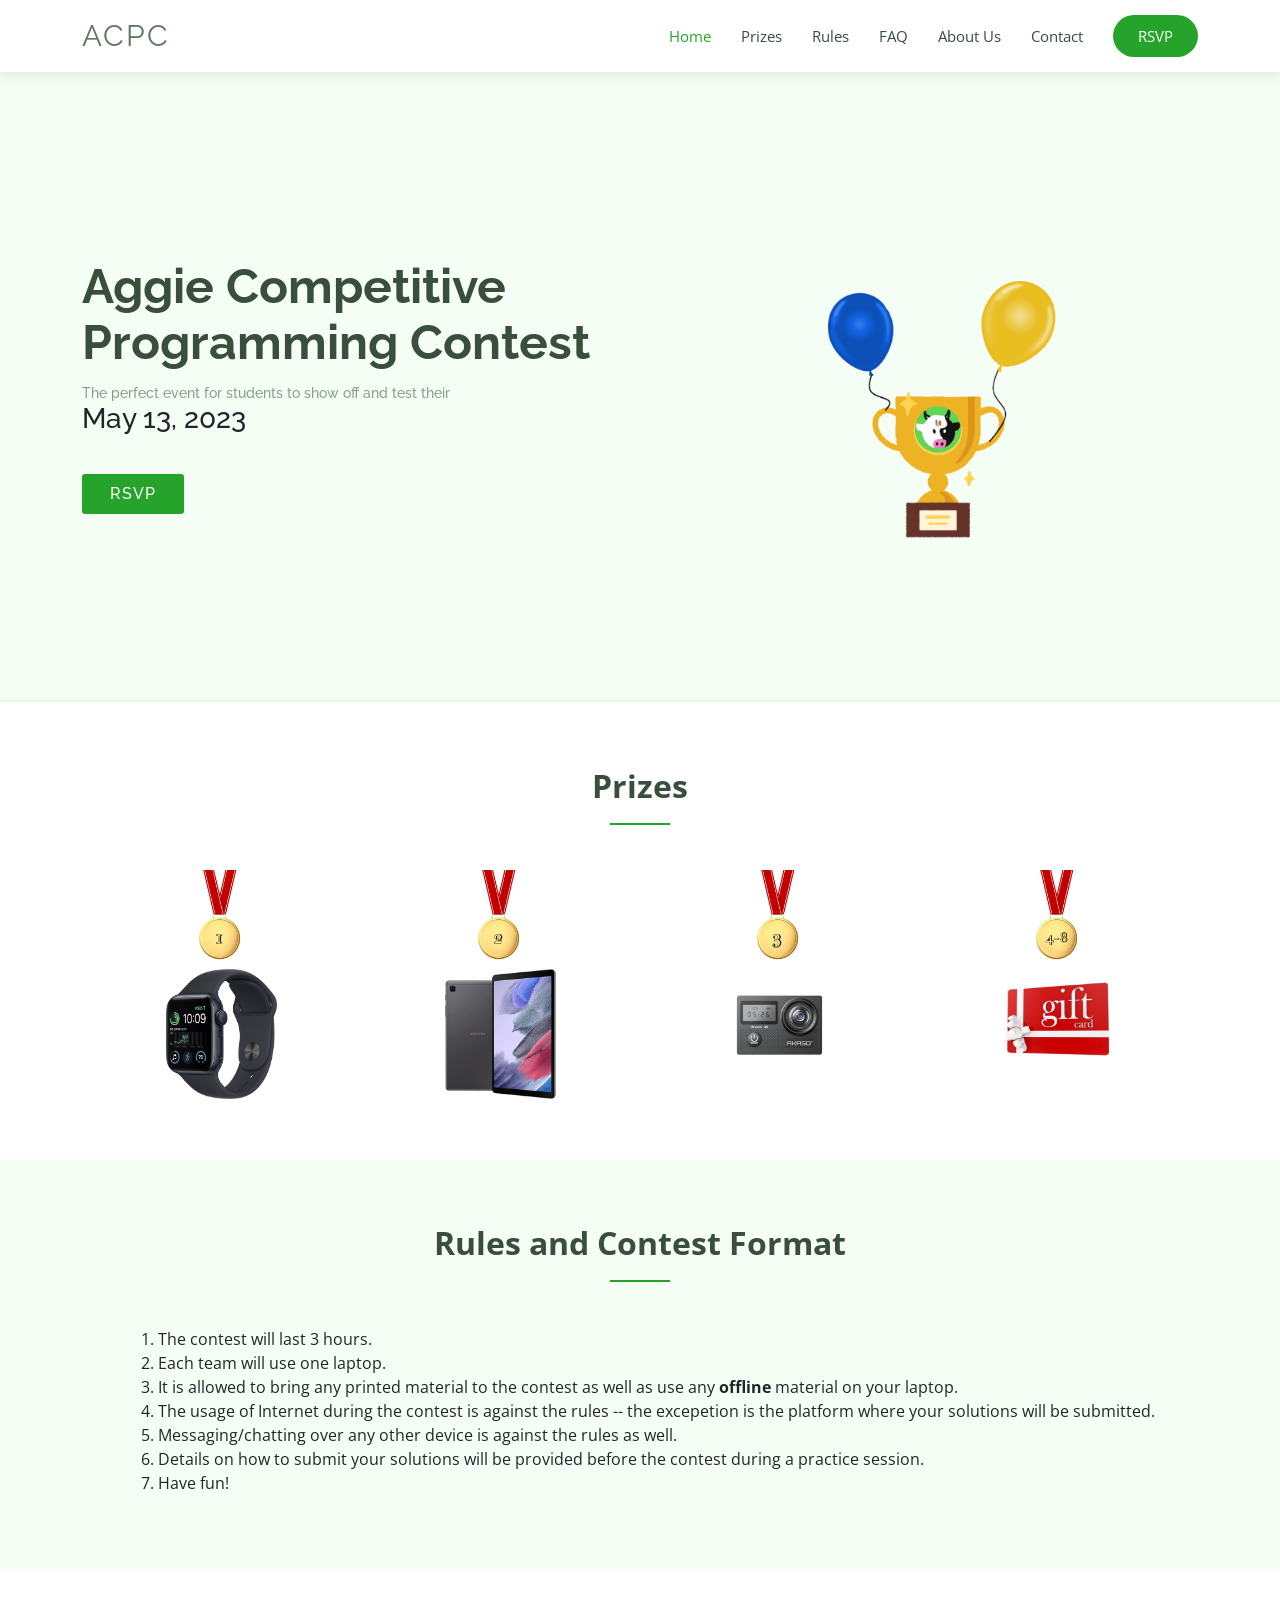
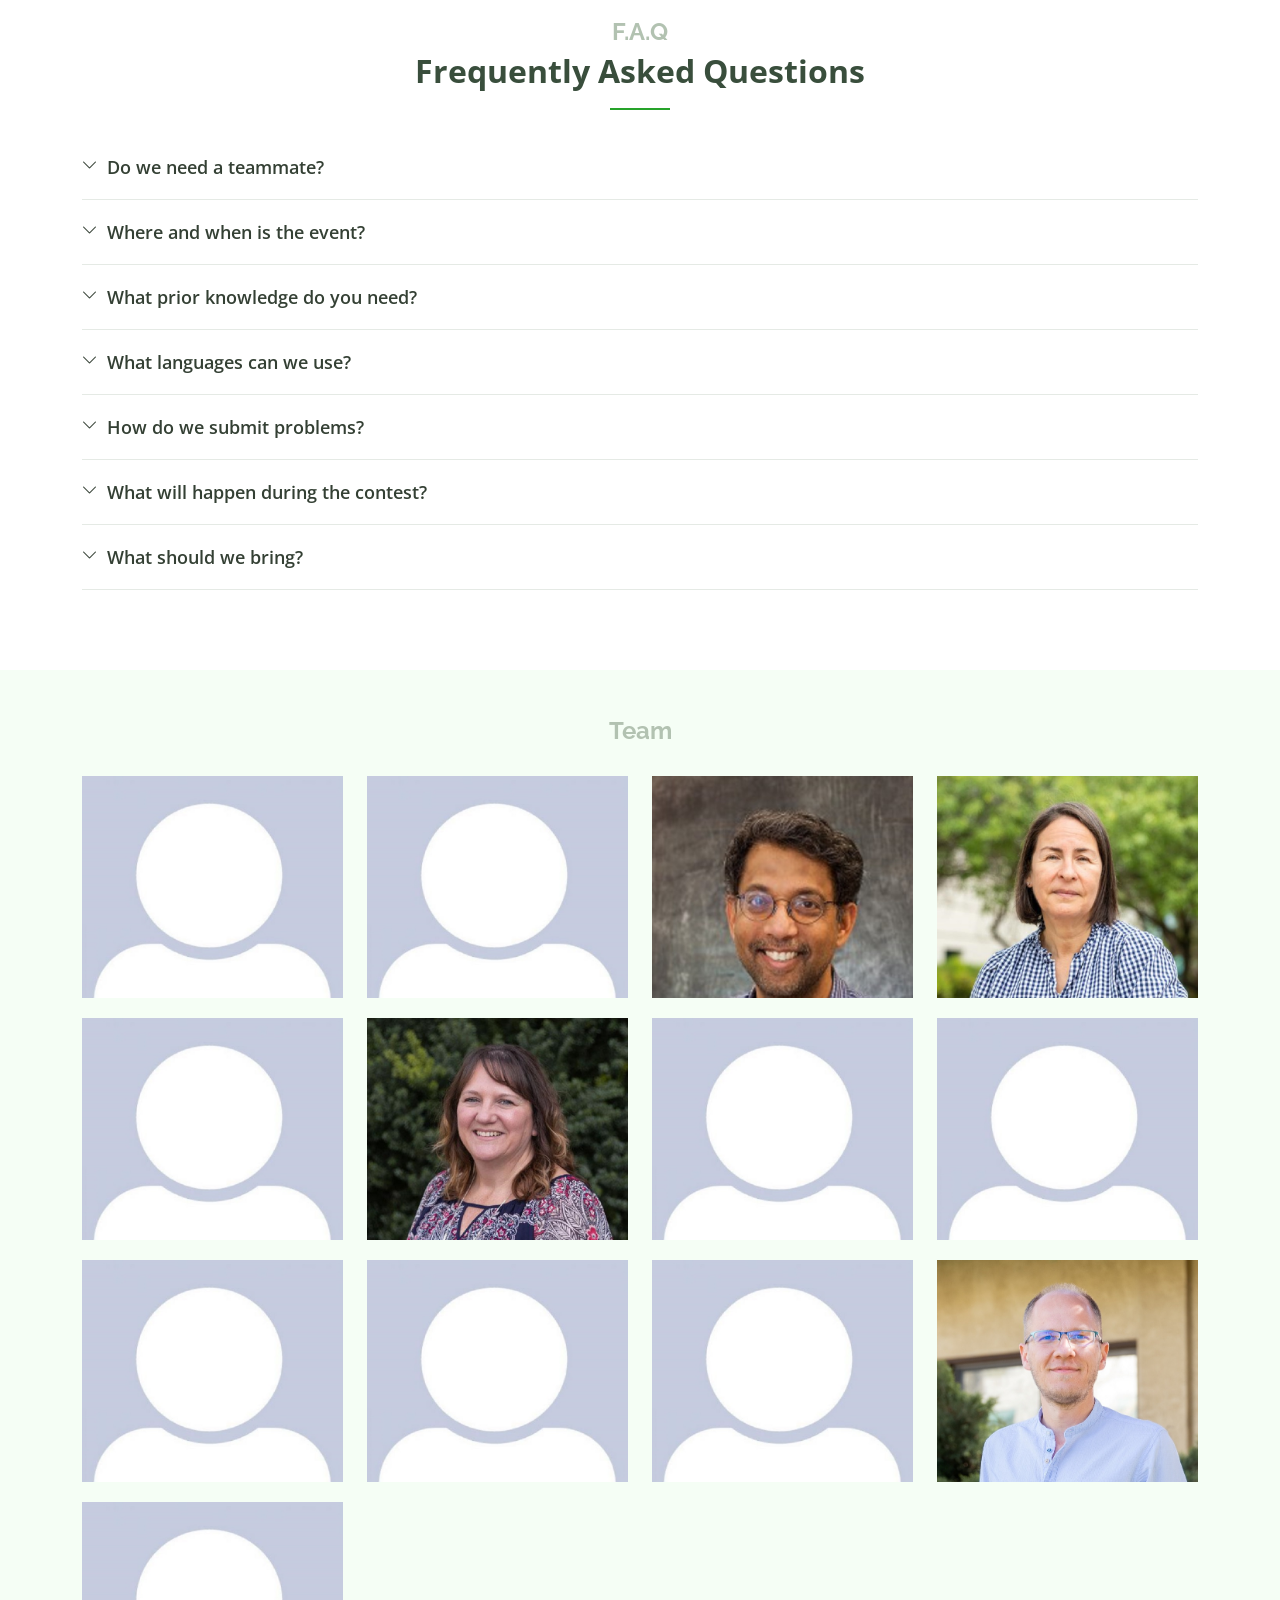
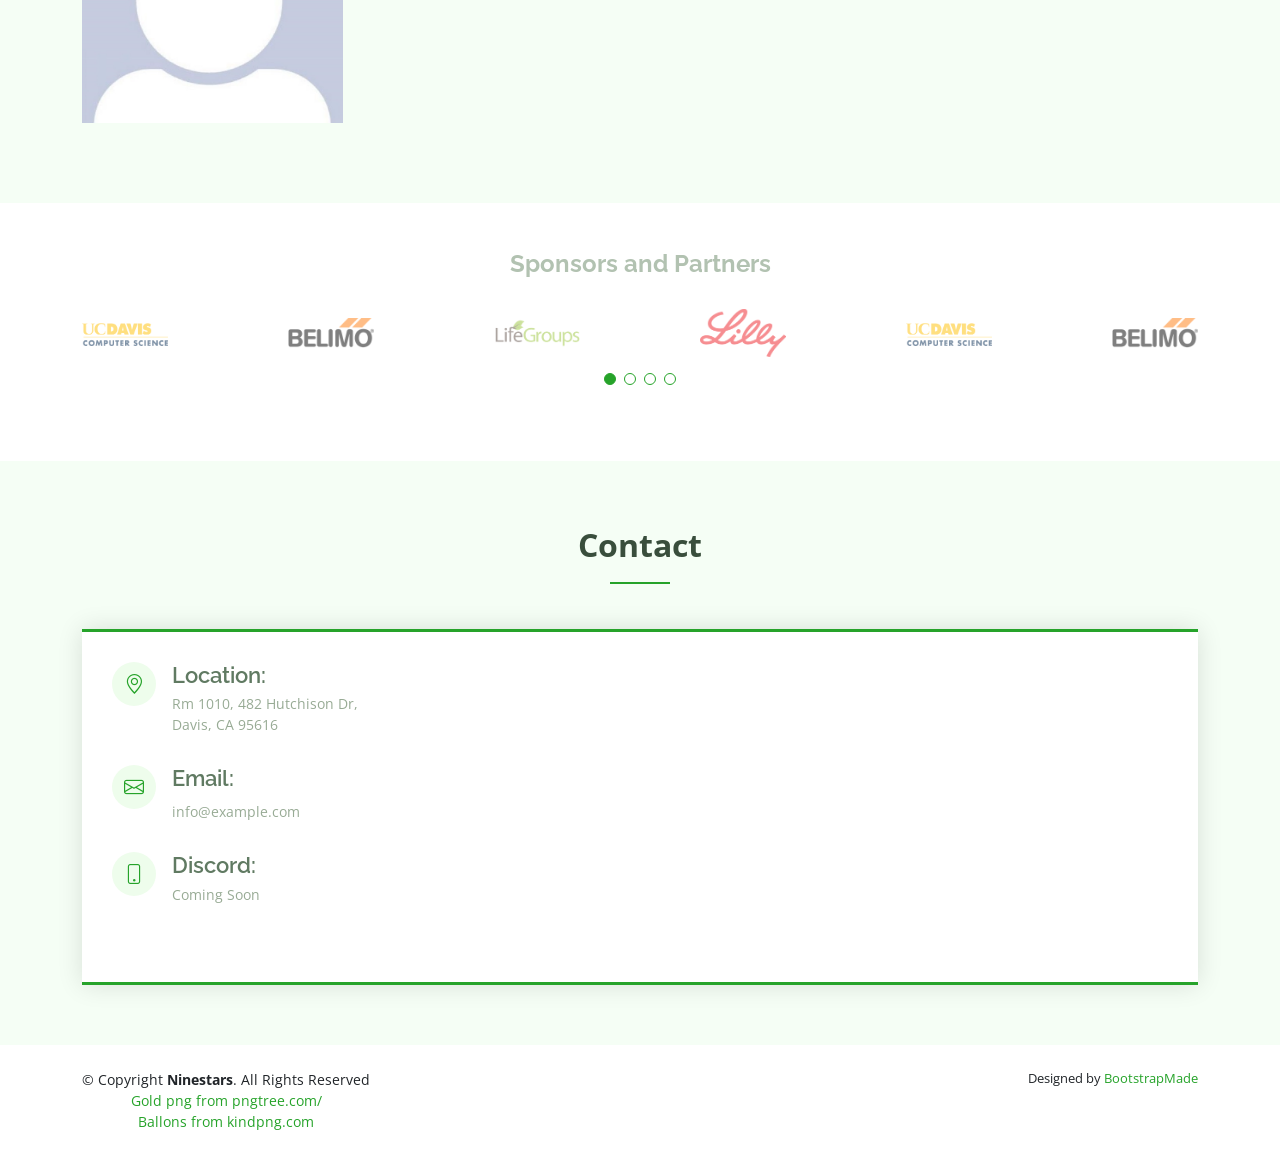
<file: index-old.html>
<!DOCTYPE html>
<html lang="en">

<head>
  <meta charset="utf-8">
  <meta content="width=device-width, initial-scale=1.0" name="viewport">

  <title>ACPC</title>
  <meta content="" name="description">
  <meta content="" name="keywords">

  <!-- Favicons -->
  <link href="assets/img/ICPC_UCD.png" rel="icon">
  <link href="assets/img/ICPC_UCD.png" rel="apple-touch-icon">

  <!-- Google Fonts -->
  <link href="https://fonts.googleapis.com/css?family=Open+Sans:300,300i,400,400i,600,600i,700,700i|Raleway:300,300i,400,400i,600,600i,700,700i" rel="stylesheet">

  <!-- Vendor CSS Files -->
  <link href="assets/vendor/aos/aos.css" rel="stylesheet">
  <link href="assets/vendor/bootstrap/css/bootstrap.min.css" rel="stylesheet">
  <link href="assets/vendor/bootstrap-icons/bootstrap-icons.css" rel="stylesheet">
  <link href="assets/vendor/boxicons/css/boxicons.min.css" rel="stylesheet">
  <link href="assets/vendor/glightbox/css/glightbox.min.css" rel="stylesheet">
  <link href="assets/vendor/swiper/swiper-bundle.min.css" rel="stylesheet">

  <!-- Template Main CSS File -->
  <link href="assets/css/style.css" rel="stylesheet">

  <!-- =======================================================
  * Template Name: Ninestars
  * Updated: Mar 10 2023 with Bootstrap v5.2.3
  * Template URL: https://bootstrapmade.com/ninestars-free-bootstrap-3-theme-for-creative/
  * Author: BootstrapMade.com
  * License: https://bootstrapmade.com/license/
  ======================================================== -->
</head>

<body>

  <!-- ======= Header ======= -->
  <header id="header" class="fixed-top d-flex align-items-center">
    <div class="container d-flex align-items-center justify-content-between">

      <div class="logo">
        <h1 class="text-light"><a href="index.html"><span>ACPC</span></a></h1>
        <!-- Uncomment below if you prefer to use an image logo -->
        <!-- <a href="index.html"><img src="assets/img/ICPC_UCD.png" alt="" class="img-fluid"></a> -->
      </div>

      <nav id="navbar" class="navbar">
        <ul>
          <li><a class="nav-link scrollto active" href="#hero">Home</a></li>
          <li><a class="nav-link scrollto" href="#about">Prizes</a></li>
          <li><a class="nav-link scrollto" href="#rules">Rules</a></li> <!-- Change the link -->
          <!-- <li><a class="nav-link scrollto" href="#portfolio">Portfolio</a></li> -->
          <li><a class="nav-link scrollto" href="#faq">FAQ</a></li>
          <li><a class="nav-link scrollto" href="#team">About Us</a></li>
          <li><a class="nav-link scrollto" href="#contact">Contact</a></li>
          <li><a class="getstarted scrollto" href="https://docs.google.com/forms/d/e/1FAIpQLSeXEJZh_RV_rAS8_VIW1EKl495Akp7-dbduu-EfXGWbcd90sw/viewform">RSVP</a></li>
        </ul>
        <i class="bi bi-list mobile-nav-toggle"></i>
      </nav><!-- .navbar -->

    </div>
  </header><!-- End Header -->

  <!-- ======= Hero Section ======= -->
  <section id="hero" class="d-flex align-items-center">

    <div class="container">
      <div class="row gy-4">
        <div class="col-lg-6 order-2 order-lg-1 d-flex flex-column justify-content-center">
          <h1>Aggie Competitive Programming Contest</h1>
          <h2 id="event-description">The perfect event for students to show off and test their          <h3>May 13, 2023</h3>
          <div>
            <a href="https://docs.google.com/forms/d/e/1FAIpQLSeXEJZh_RV_rAS8_VIW1EKl495Akp7-dbduu-EfXGWbcd90sw/viewform" class="btn-get-started scrollto">RSVP</a>
          </div>
        </div>
        <div class="col-lg-6 order-1 order-lg-2 hero-img">
          <img src="assets/img/main-photo/trophy-with-balloons.png" class="img-fluid animated" alt="">
        </div>
      </div>
    </div>

  </section><!-- End Hero -->

  <main id="main">

    <!-- ======= About Section ======= -->
    <section id="about" class="about">
      <div class="container">

        <div class="">
          <!-- <div class="col-lg-5 d-flex align-items-center justify-content-center about-img">
            <img src="assets/img/about-img.svg" class="img-fluid" alt="" data-aos="zoom-in">
          </div> -->
          <!-- <div class="col-lg-6 pt-5 pt-lg-0"> -->
            <div class="section-title">
                <p data-aos="fade-up">Prizes</p>
            </div>
            <!-- <p data-aos="fade-up" data-aos-delay="100">
              Lorem ipsum dolor sit amet, consectetur adipiscing elit, sed do eiusmod tempor incididunt ut labore et dolore magna aliqua. Duis aute irure dolor in reprehenderit
            </p> -->
            <div class="prizes" data-aos="fade-up" data-aos-delay="100">
                <div class="prize">
                    <img src="assets/img/medals/first-medal.png" class="img-fluid img-medal" alt="" data-aos="zoom-in">
                    <img src="assets/img/prizes/first-prize.jpg" class="img-fluid img-prize" alt="" data-aos="zoom-in">
                </div>
                <div class="prize">
                    <img src="assets/img/medals/second-medal.png" class="img-fluid img-medal" alt="" data-aos="zoom-in">
                    <img src="assets/img/prizes/second-prize.jpg" class="img-fluid img-prize" alt="" data-aos="zoom-in">
                </div>
                <div class="prize">
                    <img src="assets/img/medals/third-medal.png" class="img-fluid img-medal" alt="" data-aos="zoom-in">
                    <img src="assets/img/prizes/third-prize.png" class="img-fluid img-prize" alt="" data-aos="zoom-in">
                </div>
                <div class="prize">
                    <img src="assets/img/medals/fourth-medal.png" class="img-fluid img-medal" alt="" data-aos="zoom-in">
                    <img src="assets/img/prizes/fourth-to-eight-prize.jpg" class="img-fluid img-prize" alt="" data-aos="zoom-in">
                </div>
            </div>
            <!-- <div class="row">
              <div class="col-md-6" data-aos="fade-up" data-aos-delay="100">
                <i class="bx bx-receipt"></i>
                <h4>Corporis voluptates sit</h4>
                <p>Consequuntur sunt aut quasi enim aliquam quae harum pariatur laboris nisi ut aliquip</p>
              </div>
              <div class="col-md-6" data-aos="fade-up" data-aos-delay="200">
                <i class="bx bx-cube-alt"></i>
                <h4>Ullamco laboris nisi</h4>
                <p>Excepteur sint occaecat cupidatat non proident, sunt in culpa qui officia deserunt</p>
              </div>
            </div>
          </div> -->
        </div>

      </div>
    </section><!-- End About Section -->

    <!-- ====== Rules Section ====== -->
    <section id="rules" class="rules section-bg">
        <div class="container">
            <div class="contest-rules">
                <div class="section-title">
                    <p data-aos="fade-up">Rules and Contest Format</p>
                </div>
                <ol data-aos="fade-up">
					<li>The contest will last 3 hours.</li>
					<li>Each team will use one laptop.</li>
					<li>It is allowed to bring any printed material to the contest as well as use any <b>offline</b> material on your laptop.</li>
					<li>The usage of Internet during the contest is against the rules -- the excepetion is the platform where your solutions will be submitted.</li>
					<li>Messaging/chatting over any other device is against the rules as well.</li>
					<li>Details on how to submit your solutions will be provided before the contest during a practice session.</li>
                    <li>Have fun!</li>
                </ol>
            </div>
        </div>
    </section>

    <!-- ======= F.A.Q Section ======= -->
    <section id="faq" class="faq">
      <div class="container" data-aos="fade-up">

        <div class="section-title">
          <h2>F.A.Q</h2>
          <p>Frequently Asked Questions</p>
        </div>

        <ul class="faq-list" data-aos="fade-up" data-aos-delay="100">

          <li>
            <div data-bs-toggle="collapse" class="collapsed question" href="#faq1">Do we need a teammate? <i class="bi bi-chevron-down icon-show"></i><i class="bi bi-chevron-up icon-close"></i></div>
            <div id="faq1" class="collapse" data-bs-parent=".faq-list">
              <p>
                No, it is not necessary. You can work alone or in groups of two. However, space will be prioritized for people who already have a teammate. When registering, you have the option to have us pair you with a teammate.
              </p>
            </div>
          </li>

          <li>
            <div data-bs-toggle="collapse" href="#faq2" class="collapsed question">Where and when is the event? <i class="bi bi-chevron-down icon-show"></i><i class="bi bi-chevron-up icon-close"></i></div>
            <div id="faq2" class="collapse" data-bs-parent=".faq-list">
              <p>
                The event will take place on <date>May 13</date> from 10 am to 4 pm.
              </p>
            </div>
          </li>

          <li>
            <div data-bs-toggle="collapse" href="#faq3" class="collapsed question">What prior knowledge do you need? <i class="bi bi-chevron-down icon-show"></i><i class="bi bi-chevron-up icon-close"></i></div>
            <div id="faq3" class="collapse" data-bs-parent=".faq-list">
              <p>
                None is necessary! We recommend having basic programming knowledge. 
              </p>
            </div>
          </li>

          <li>
            <div data-bs-toggle="collapse" href="#faq4" class="collapsed question">What languages can we use?<i class="bi bi-chevron-down icon-show"></i><i class="bi bi-chevron-up icon-close"></i></div>
            <div id="faq4" class="collapse" data-bs-parent=".faq-list">
              <p>
                Java, C++, C, Python, and much more! See here for more information: https://codeforces.com/blog/entry/79.
              </p>
            </div>
          </li>

          <li>
            <div data-bs-toggle="collapse" href="#faq5" class="collapsed question">How do we submit problems? <i class="bi bi-chevron-down icon-show"></i><i class="bi bi-chevron-up icon-close"></i></div>
            <div id="faq5" class="collapse" data-bs-parent=".faq-list">
              <p>
                In the beginning of the event, we will have about 30 minutes for everyone to practice and submit one problem to gain familiarity with Codeforces.
              </p>
            </div>
          </li>

          <li>
            <div data-bs-toggle="collapse" href="#faq6" class="collapsed question">What will happen during the contest? <i class="bi bi-chevron-down icon-show"></i><i class="bi bi-chevron-up icon-close"></i></div>
            <div id="faq6" class="collapse" data-bs-parent=".faq-list">
              <p>
                All details about the contest will be provided during the first 30 minutes of the event.
              </p>
            </div>
          </li>

          <li>
            <div data-bs-toggle="collapse" href="#faq7" class="collapsed question">What should we bring? <i class="bi bi-chevron-down icon-show"></i><i class="bi bi-chevron-up icon-close"></i></div>
            <div id="faq7" class="collapse" data-bs-parent=".faq-list">
              <p>
                Each team will have to bring one laptop. Please bring a charger. You may bring a notebook, notes, pens, and pencils. We will provide the problems printed out.
              </p>
            </div>
          </li>

        </ul>

      </div>
    </section><!-- End F.A.Q Section -->

    <!-- ======= Team Section ======= -->
    <section id="team" class="team section-bg">
      <div class="container">

        <div class="section-title" data-aos="fade-up">
          <h2>Team</h2>
          <!-- <p>Our team is always here to help</p> -->
        </div>

        <div class="row profiles">

          <div class="col-xl-3 col-lg-4 col-md-6" data-aos="zoom-in" data-aos-delay="100">
            <div class="member">
              <img src="assets/img/team/avatar.jpg" class="img-fluid img-team" alt="">
              <div class="member-info">
                <div class="member-info-content">
                  <h4>Cammie Pugh</h4>
                  <!-- <span>Product Manager</span> -->
                </div>
                <div class="social">
					<a href="https://cs.ucdavis.edu/directory/gabriella-sanchez-fuerte">@</i></a>
                </div>
              </div>
            </div>
          </div>
		  
		  <div class="col-xl-3 col-lg-4 col-md-6" data-aos="zoom-in" data-aos-delay="100">
            <div class="member">
              <img src="assets/img/team/avatar.jpg" class="img-fluid img-team" alt="">
              <div class="member-info">
                <div class="member-info-content">
                  <h4>David Lee</h4>
                  <!-- <span>Product Manager</span> -->
                </div>
                <div class="social">
					<a href="https://cs.ucdavis.edu/directory/noreen-johnson">@</i></a>
                </div>
              </div>
            </div>
          </div>


          <div class="col-xl-3 col-lg-4 col-md-6" data-aos="zoom-in" data-aos-delay="100">
            <div class="member">
              <img src="assets/img/team/dipak.jpg" class="img-fluid img-team" alt="">
              <div class="member-info">
                <div class="member-info-content">
                  <h4>Dipak Ghosal</h4>
                  <!-- <span>Product Manager</span> -->
                </div>
                <div class="social">
					<a href="https://faculty.engineering.ucdavis.edu/ghosal/">@</i></a>
                </div>
              </div>
            </div>
          </div>


          <div class="col-xl-3 col-lg-4 col-md-6" data-aos="zoom-in" data-aos-delay="200">
            <div class="member">
              <img src="assets/img/team/jenny.jpg" class="img-fluid img-team" alt="">
              <div class="member-info">
                <div class="member-info-content">
                  <h4>Jenny Verschuur</h4>
                  <!-- <span>Product Manager</span> -->
                </div>
                <div class="social">
					<a href="https://cs.ucdavis.edu/directory/jenny-verschuur">@</i></a>
                </div>
              </div>
            </div>
          </div>

          <div class="col-xl-3 col-lg-4 col-md-6" data-aos="zoom-in" data-aos-delay="100">
            <div class="member">
              <img src="assets/img/team/avatar.jpg" class="img-fluid img-team" alt="">
              <div class="member-info">
                <div class="member-info-content">
                  <h4>Masaki Takeuchi</h4>
                  <!-- <span>Product Manager</span> -->
                </div>
                <div class="social">
					<!--<a href="https://cs.ucdavis.edu/directory/gabriella-sanchez-fuerte">@</i></a> -->
                </div>
              </div>
            </div>
          </div>

          <div class="col-xl-3 col-lg-4 col-md-6" data-aos="zoom-in" data-aos-delay="300">
            <div class="member">
              <img src="assets/img/team/meshell.jpg" class="img-fluid img-team" alt="">
              <div class="member-info">
                <div class="member-info-content">
                  <h4>Meshell Louderman</h4>
                </div>
                <div class="social">
					<a href="https://cs.ucdavis.edu/directory/meshell-louderman">@</i></a>
                </div>
              </div>
            </div>
          </div>

          <div class="col-xl-3 col-lg-4 col-md-6" data-aos="zoom-in" data-aos-delay="100">
            <div class="member">
              <img src="assets/img/team/avatar.jpg" class="img-fluid img-team" alt="">
              <div class="member-info">
                <div class="member-info-content">
                  <h4>Nivita Reddy</h4>
                  <!-- <span>Product Manager</span> -->
                </div>
                <div class="social">
					<!--<a href="https://cs.ucdavis.edu/directory/gabriella-sanchez-fuerte">@</i></a> -->
                </div>
              </div>
            </div>
          </div>

          <div class="col-xl-3 col-lg-4 col-md-6" data-aos="zoom-in" data-aos-delay="100">
            <div class="member">
              <img src="assets/img/team/avatar.jpg" class="img-fluid img-team" alt="">
              <div class="member-info">
                <div class="member-info-content">
                  <h4>Noah Krim</h4>
                  <!-- <span>Product Manager</span> -->
                </div>
                <div class="social">
					<!--<a href="https://cs.ucdavis.edu/directory/gabriella-sanchez-fuerte">@</i></a> -->
                </div>
              </div>
            </div>
          </div>

          <div class="col-xl-3 col-lg-4 col-md-6" data-aos="zoom-in" data-aos-delay="100">
            <div class="member">
              <img src="assets/img/team/avatar.jpg" class="img-fluid img-team" alt="">
              <div class="member-info">
                <div class="member-info-content">
                  <h4>Raj Bapat</h4>
                  <!-- <span>Product Manager</span> -->
                </div>
                <div class="social">
					<!--<a href="https://cs.ucdavis.edu/directory/gabriella-sanchez-fuerte">@</i></a> -->
                </div>
              </div>
            </div>
          </div>

          <div class="col-xl-3 col-lg-4 col-md-6" data-aos="zoom-in" data-aos-delay="100">
            <div class="member">
              <img src="assets/img/team/avatar.jpg" class="img-fluid img-team" alt="">
              <div class="member-info">
                <div class="member-info-content">
                  <h4>Reed Bertolotti</h4>
                  <!-- <span>Product Manager</span> -->
                </div>
                <div class="social">
					<!--<a href="https://cs.ucdavis.edu/directory/gabriella-sanchez-fuerte">@</i></a> -->
                </div>
              </div>
            </div>
          </div>

          <div class="col-xl-3 col-lg-4 col-md-6" data-aos="zoom-in" data-aos-delay="100">
            <div class="member">
              <img src="assets/img/team/avatar.jpg" class="img-fluid img-team" alt="">
              <div class="member-info">
                <div class="member-info-content">
                  <h4>Reina Itakura</h4>
                  <!-- <span>Product Manager</span> -->
                </div>
                <div class="social">
					<!--<a href="https://cs.ucdavis.edu/directory/gabriella-sanchez-fuerte">@</i></a> -->
                </div>
              </div>
            </div>
          </div>
		  
          <div class="col-xl-3 col-lg-4 col-md-6" data-aos="zoom-in" data-aos-delay="400">
            <div class="member">
              <img src="assets/img/team/slobodan.jpg" class="img-fluid img-team" alt="">
              <div class="member-info">
                <div class="member-info-content">
                  <h4>Slobodan Mitrović</h4>
                  <!-- <span>Chief Executive Officer</span> -->
                </div>
                <div class="social">
                  <a href="https://web.cs.ucdavis.edu/~mitrovic/">@</i></a>
                  <!-- <a href=""><i class="bi bi-facebook"></i></a>
                  <a href=""><i class="bi bi-instagram"></i></a>
                  <a href=""><i class="bi bi-linkedin"></i></a> -->
                </div>
              </div>
            </div>
          </div>

          <div class="col-xl-3 col-lg-4 col-md-6" data-aos="zoom-in" data-aos-delay="100">
            <div class="member">
              <img src="assets/img/team/avatar.jpg" class="img-fluid img-team" alt="">
              <div class="member-info">
                <div class="member-info-content">
                  <h4>Theodore Pan</h4>
                  <!-- <span>Product Manager</span> -->
                </div>
                <div class="social">
					<!--<a href="https://cs.ucdavis.edu/directory/gabriella-sanchez-fuerte">@</i></a> -->
                </div>
              </div>
            </div>
          </div>

        </div>

      </div>
    </section><!-- End Team Section -->

    <!-- ======= Sponsors Section ======= -->
    <section id="clients" class="clients">
      <div class="container" data-aos="fade-up">

        <div class="section-title">
          <h2>Sponsors and Partners</h2>
          <!-- <p>They trusted us</p> -->
        </div>

        <div class="clients-slider swiper" data-aos="fade-up" data-aos-delay="100">
          <div class="swiper-wrapper align-items-center">
            <div class="swiper-slide"><img src="assets/img/clients/ucd-cs.png" class="img-fluid" alt=""></div>
            <div class="swiper-slide"><img src="assets/img/clients/client-2.png" class="img-fluid" alt=""></div>
            <div class="swiper-slide"><img src="assets/img/clients/client-3.png" class="img-fluid" alt=""></div>
            <div class="swiper-slide"><img src="assets/img/clients/client-4.png" class="img-fluid" alt=""></div>
          </div>
          <div class="swiper-pagination"></div>
        </div>

      </div>
    </section><!-- End Clients Section -->

    <!-- ======= Contact Us Section ======= -->
    <section id="contact" class="contact section-bg">
      <div class="container" data-aos="fade-up">

        <div class="section-title">
          <!-- <h2>Contact Us</h2> -->
          <p>Contact</p>
        </div>

        <div class="contact-info" stydata-aos="fade-up" data-aos-delay="100">
            <div class="info">
                <div class="info-left">
                    <div class="address">
                    <i class="bi bi-geo-alt"></i>
                    <h4>Location:</h4>
                    <p>Rm 1010, 482 Hutchison Dr, Davis, CA 95616</p>
                    </div>

                    <div class="email">
                    <i class="bi bi-envelope"></i>
                    <h4>Email:</h4>
                    <p>info@example.com</p>
                    </div>

                    <div class="phone">
                    <i class="bi bi-phone"></i>
                    <h4>Discord:</h4>
                    <p>Coming Soon</p>
                    </div>
                </div>

                <iframe src="https://www.google.com/maps/embed?pb=!1m18!1m12!1m3!1d3120.7838453960503!2d-121.75640698541426!3d38.53875057561085!2m3!1f0!2f0!3f0!3m2!1i1024!2i768!4f13.1!3m3!1m2!1s0x80852947b54cdc97%3A0xacf0f9e560cca60f!2sTeaching%20%26%20Learning%20Complex!5e0!3m2!1sen!2sus!4v1678566225785!5m2!1sen!2sus" width="100%" height="290" style="border:0;" allowfullscreen="" loading="lazy" referrerpolicy="no-referrer-when-downgrade"></iframe>
            </div>
        </div>

          <!-- <div class="col-lg-7 mt-5 mt-lg-0 d-flex align-items-stretch" data-aos="fade-up" data-aos-delay="200">
            <form action="forms/contact.php" method="post" role="form" class="php-email-form">
              <div class="row">
                <div class="form-group col-md-6">
                  <label for="name">Your Name</label>
                  <input type="text" name="name" class="form-control" id="name" placeholder="Your Name" required>
                </div>
                <div class="form-group col-md-6 mt-3 mt-md-0">
                  <label for="name">Your Email</label>
                  <input type="email" class="form-control" name="email" id="email" placeholder="Your Email" required>
                </div>
              </div>
              <div class="form-group mt-3">
                <label for="name">Subject</label>
                <input type="text" class="form-control" name="subject" id="subject" placeholder="Subject" required>
              </div>
              <div class="form-group mt-3">
                <label for="name">Message</label>
                <textarea class="form-control" name="message" rows="10" required></textarea>
              </div>
              <div class="my-3">
                <div class="loading">Loading</div>
                <div class="error-message"></div>
                <div class="sent-message">Your message has been sent. Thank you!</div>
              </div>
              <div class="text-center"><button type="submit">Send Message</button></div>
            </form>
          </div> -->
      </div>
    </section><!-- End Contact Us Section -->

  </main><!-- End #main -->

  <!-- ======= Footer ======= -->
  <!-- <footer id="footer">
    <div class="container py-4">
      <div class="copyright">
        &copy; Copyright <strong><span>Ninestars</span></strong>. All Rights Reserved
        <br><a href='https://pngtree.com/freepng/gold-medal-golden-medal-red-ribbon-clip-art_6000905.html'>Gold png from pngtree.com</a>
		<br/><a href="https://www.kindpng.com">Ballons from kindpng.com</a> -->
<!-- End Contact Us Section -->

  </main><!-- End #main -->

  <!-- ======= Footer ======= -->
  <footer id="footer">
    <div class="container py-4">
      <div class="copyright">
        &copy; Copyright <strong><span>Ninestars</span></strong>. All Rights Reserved
        <br><a href='https://pngtree.com/freepng/gold-medal-golden-medal-red-ribbon-clip-art_6000905.html'>Gold png from pngtree.com/</a>
        <br/><a href="https://www.kindpng.com">Ballons from kindpng.com</a>
      </div>
      <div class="credits">
        <!-- All the links in the footer should remain intact. -->
        <!-- You can delete the links only if you purchased the pro version. -->
        <!-- Licensing information: https://bootstrapmade.com/license/ -->
        <!-- Purchase the pro version with working PHP/AJAX contact form: https://bootstrapmade.com/ninestars-free-bootstrap-3-theme-for-creative/ -->
        Designed by <a href="https://bootstrapmade.com/">BootstrapMade</a>
      </div>
    </div>
  </footer>
  <!-- End Footer -->

  <a href="#" class="back-to-top d-flex align-items-center justify-content-center"><i class="bi bi-arrow-up-short"></i></a>

  <!-- Vendor JS Files -->
  <script src="assets/vendor/aos/aos.js"></script>
  <script src="assets/vendor/bootstrap/js/bootstrap.bundle.min.js"></script>
  <script src="assets/vendor/glightbox/js/glightbox.min.js"></script>
  <script src="assets/vendor/isotope-layout/isotope.pkgd.min.js"></script>
  <script src="assets/vendor/swiper/swiper-bundle.min.js"></script>
  <script src="assets/vendor/php-email-form/validate.js"></script>

  <!-- Template Main JS File -->
  <script src="assets/js/main.js"></script>

</body>

</html>
</file>
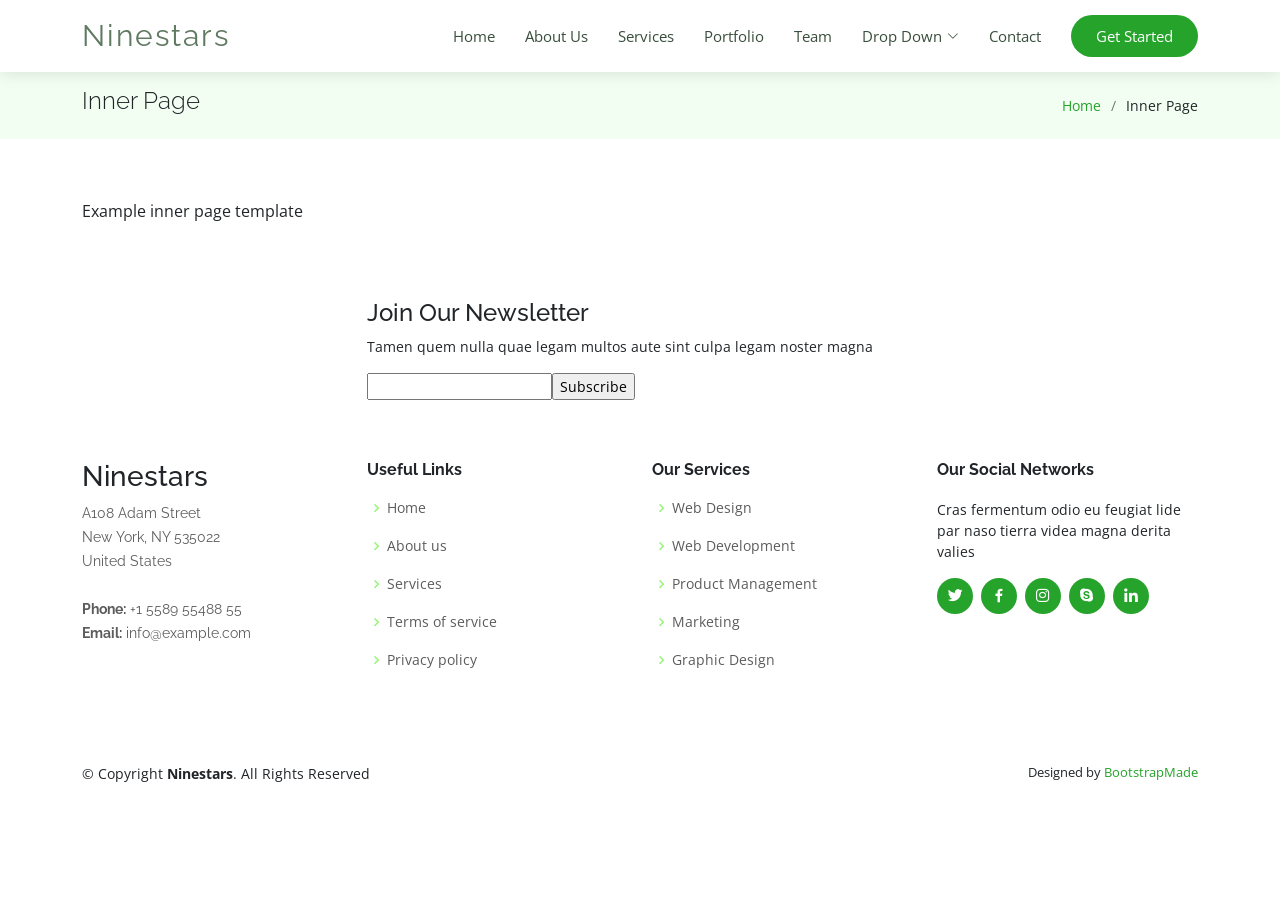
<file: inner-page.html>
<!DOCTYPE html>
<html lang="en">

<head>
  <meta charset="utf-8">
  <meta content="width=device-width, initial-scale=1.0" name="viewport">

  <title>Inner Page - Ninestars Bootstrap Template</title>
  <meta content="" name="description">
  <meta content="" name="keywords">

  <!-- Favicons -->
  <link href="assets/img/favicon.png" rel="icon">
  <link href="assets/img/apple-touch-icon.png" rel="apple-touch-icon">

  <!-- Google Fonts -->
  <link href="https://fonts.googleapis.com/css?family=Open+Sans:300,300i,400,400i,600,600i,700,700i|Raleway:300,300i,400,400i,600,600i,700,700i" rel="stylesheet">

  <!-- Vendor CSS Files -->
  <link href="assets/vendor/aos/aos.css" rel="stylesheet">
  <link href="assets/vendor/bootstrap/css/bootstrap.min.css" rel="stylesheet">
  <link href="assets/vendor/bootstrap-icons/bootstrap-icons.css" rel="stylesheet">
  <link href="assets/vendor/boxicons/css/boxicons.min.css" rel="stylesheet">
  <link href="assets/vendor/glightbox/css/glightbox.min.css" rel="stylesheet">
  <link href="assets/vendor/swiper/swiper-bundle.min.css" rel="stylesheet">

  <!-- Template Main CSS File -->
  <link href="assets/css/style.css" rel="stylesheet">

  <!-- =======================================================
  * Template Name: Ninestars
  * Updated: Mar 10 2023 with Bootstrap v5.2.3
  * Template URL: https://bootstrapmade.com/ninestars-free-bootstrap-3-theme-for-creative/
  * Author: BootstrapMade.com
  * License: https://bootstrapmade.com/license/
  ======================================================== -->
</head>

<body>

  <!-- ======= Header ======= -->
  <header id="header" class="fixed-top d-flex align-items-center">
    <div class="container d-flex align-items-center justify-content-between">

      <div class="logo">
        <h1 class="text-light"><a href="index.html"><span>Ninestars</span></a></h1>
        <!-- Uncomment below if you prefer to use an image logo -->
        <!-- <a href="index.html"><img src="assets/img/logo.png" alt="" class="img-fluid"></a>-->
      </div>

      <nav id="navbar" class="navbar">
        <ul>
          <li><a class="nav-link scrollto " href="#hero">Home</a></li>
          <li><a class="nav-link scrollto" href="#about">About Us</a></li>
          <li><a class="nav-link scrollto" href="#services">Services</a></li>
          <li><a class="nav-link scrollto" href="#portfolio">Portfolio</a></li>
          <li><a class="nav-link scrollto" href="#team">Team</a></li>
          <li class="dropdown"><a href="#"><span>Drop Down</span> <i class="bi bi-chevron-down"></i></a>
            <ul>
              <li><a href="#">Drop Down 1</a></li>
              <li class="dropdown"><a href="#"><span>Deep Drop Down</span> <i class="bi bi-chevron-right"></i></a>
                <ul>
                  <li><a href="#">Deep Drop Down 1</a></li>
                  <li><a href="#">Deep Drop Down 2</a></li>
                  <li><a href="#">Deep Drop Down 3</a></li>
                  <li><a href="#">Deep Drop Down 4</a></li>
                  <li><a href="#">Deep Drop Down 5</a></li>
                </ul>
              </li>
              <li><a href="#">Drop Down 2</a></li>
              <li><a href="#">Drop Down 3</a></li>
              <li><a href="#">Drop Down 4</a></li>
            </ul>
          </li>
          <li><a class="nav-link scrollto" href="#contact">Contact</a></li>
          <li><a class="getstarted scrollto" href="#about">Get Started</a></li>
        </ul>
        <i class="bi bi-list mobile-nav-toggle"></i>
      </nav><!-- .navbar -->

    </div>
  </header><!-- End Header -->

  <main id="main">

    <!-- ======= Breadcrumbs Section ======= -->
    <section class="breadcrumbs">
      <div class="container">

        <div class="d-flex justify-content-between align-items-center">
          <h2>Inner Page</h2>
          <ol>
            <li><a href="index.html">Home</a></li>
            <li>Inner Page</li>
          </ol>
        </div>

      </div>
    </section><!-- End Breadcrumbs Section -->

    <section class="inner-page">
      <div class="container">
        <p>
          Example inner page template
        </p>
      </div>
    </section>

  </main><!-- End #main -->

  <!-- ======= Footer ======= -->
  <footer id="footer">

    <div class="footer-newsletter">
      <div class="container">
        <div class="row justify-content-center">
          <div class="col-lg-6">
            <h4>Join Our Newsletter</h4>
            <p>Tamen quem nulla quae legam multos aute sint culpa legam noster magna</p>
            <form action="" method="post">
              <input type="email" name="email"><input type="submit" value="Subscribe">
            </form>
          </div>
        </div>
      </div>
    </div>

    <div class="footer-top">
      <div class="container">
        <div class="row">

          <div class="col-lg-3 col-md-6 footer-contact">
            <h3>Ninestars</h3>
            <p>
              A108 Adam Street <br>
              New York, NY 535022<br>
              United States <br><br>
              <strong>Phone:</strong> +1 5589 55488 55<br>
              <strong>Email:</strong> info@example.com<br>
            </p>
          </div>

          <div class="col-lg-3 col-md-6 footer-links">
            <h4>Useful Links</h4>
            <ul>
              <li><i class="bx bx-chevron-right"></i> <a href="#">Home</a></li>
              <li><i class="bx bx-chevron-right"></i> <a href="#">About us</a></li>
              <li><i class="bx bx-chevron-right"></i> <a href="#">Services</a></li>
              <li><i class="bx bx-chevron-right"></i> <a href="#">Terms of service</a></li>
              <li><i class="bx bx-chevron-right"></i> <a href="#">Privacy policy</a></li>
            </ul>
          </div>

          <div class="col-lg-3 col-md-6 footer-links">
            <h4>Our Services</h4>
            <ul>
              <li><i class="bx bx-chevron-right"></i> <a href="#">Web Design</a></li>
              <li><i class="bx bx-chevron-right"></i> <a href="#">Web Development</a></li>
              <li><i class="bx bx-chevron-right"></i> <a href="#">Product Management</a></li>
              <li><i class="bx bx-chevron-right"></i> <a href="#">Marketing</a></li>
              <li><i class="bx bx-chevron-right"></i> <a href="#">Graphic Design</a></li>
            </ul>
          </div>

          <div class="col-lg-3 col-md-6 footer-links">
            <h4>Our Social Networks</h4>
            <p>Cras fermentum odio eu feugiat lide par naso tierra videa magna derita valies</p>
            <div class="social-links mt-3">
              <a href="#" class="twitter"><i class="bx bxl-twitter"></i></a>
              <a href="#" class="facebook"><i class="bx bxl-facebook"></i></a>
              <a href="#" class="instagram"><i class="bx bxl-instagram"></i></a>
              <a href="#" class="google-plus"><i class="bx bxl-skype"></i></a>
              <a href="#" class="linkedin"><i class="bx bxl-linkedin"></i></a>
            </div>
          </div>

        </div>
      </div>
    </div>

    <div class="container py-4">
      <div class="copyright">
        &copy; Copyright <strong><span>Ninestars</span></strong>. All Rights Reserved
      </div>
      <div class="credits">
        <!-- All the links in the footer should remain intact. -->
        <!-- You can delete the links only if you purchased the pro version. -->
        <!-- Licensing information: https://bootstrapmade.com/license/ -->
        <!-- Purchase the pro version with working PHP/AJAX contact form: https://bootstrapmade.com/ninestars-free-bootstrap-3-theme-for-creative/ -->
        Designed by <a href="https://bootstrapmade.com/">BootstrapMade</a>
      </div>
    </div>
  </footer><!-- End Footer -->

  <a href="#" class="back-to-top d-flex align-items-center justify-content-center"><i class="bi bi-arrow-up-short"></i></a>

  <!-- Vendor JS Files -->
  <script src="assets/vendor/aos/aos.js"></script>
  <script src="assets/vendor/bootstrap/js/bootstrap.bundle.min.js"></script>
  <script src="assets/vendor/glightbox/js/glightbox.min.js"></script>
  <script src="assets/vendor/isotope-layout/isotope.pkgd.min.js"></script>
  <script src="assets/vendor/swiper/swiper-bundle.min.js"></script>
  <script src="assets/vendor/php-email-form/validate.js"></script>

  <!-- Template Main JS File -->
  <script src="assets/js/main.js"></script>

</body>

</html>
</file>
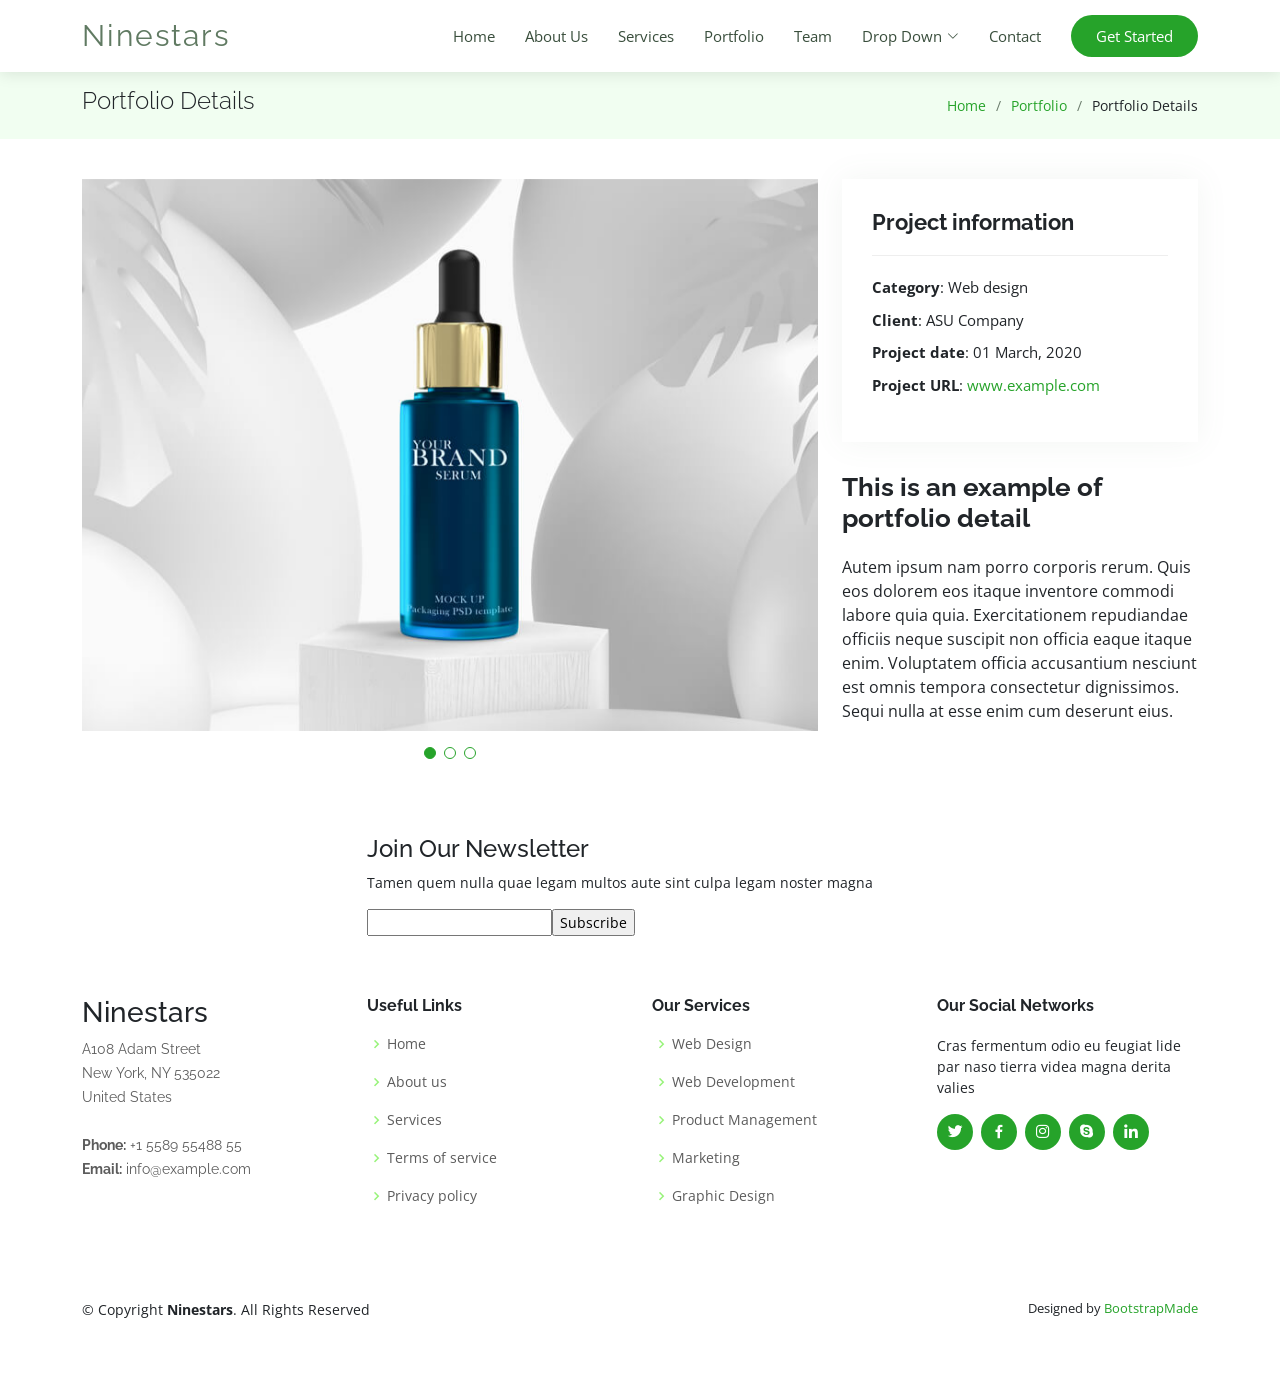
<file: portfolio-details.html>
<!DOCTYPE html>
<html lang="en">

<head>
  <meta charset="utf-8">
  <meta content="width=device-width, initial-scale=1.0" name="viewport">

  <title>Portfolio Details - Ninestars Bootstrap Template</title>
  <meta content="" name="description">
  <meta content="" name="keywords">

  <!-- Favicons -->
  <link href="assets/img/favicon.png" rel="icon">
  <link href="assets/img/apple-touch-icon.png" rel="apple-touch-icon">

  <!-- Google Fonts -->
  <link href="https://fonts.googleapis.com/css?family=Open+Sans:300,300i,400,400i,600,600i,700,700i|Raleway:300,300i,400,400i,600,600i,700,700i" rel="stylesheet">

  <!-- Vendor CSS Files -->
  <link href="assets/vendor/aos/aos.css" rel="stylesheet">
  <link href="assets/vendor/bootstrap/css/bootstrap.min.css" rel="stylesheet">
  <link href="assets/vendor/bootstrap-icons/bootstrap-icons.css" rel="stylesheet">
  <link href="assets/vendor/boxicons/css/boxicons.min.css" rel="stylesheet">
  <link href="assets/vendor/glightbox/css/glightbox.min.css" rel="stylesheet">
  <link href="assets/vendor/swiper/swiper-bundle.min.css" rel="stylesheet">

  <!-- Template Main CSS File -->
  <link href="assets/css/style.css" rel="stylesheet">

  <!-- =======================================================
  * Template Name: Ninestars
  * Updated: Mar 10 2023 with Bootstrap v5.2.3
  * Template URL: https://bootstrapmade.com/ninestars-free-bootstrap-3-theme-for-creative/
  * Author: BootstrapMade.com
  * License: https://bootstrapmade.com/license/
  ======================================================== -->
</head>

<body>

  <!-- ======= Header ======= -->
  <header id="header" class="fixed-top d-flex align-items-center">
    <div class="container d-flex align-items-center justify-content-between">

      <div class="logo">
        <h1 class="text-light"><a href="index.html"><span>Ninestars</span></a></h1>
        <!-- Uncomment below if you prefer to use an image logo -->
        <!-- <a href="index.html"><img src="assets/img/logo.png" alt="" class="img-fluid"></a>-->
      </div>

      <nav id="navbar" class="navbar">
        <ul>
          <li><a class="nav-link scrollto " href="#hero">Home</a></li>
          <li><a class="nav-link scrollto" href="#about">About Us</a></li>
          <li><a class="nav-link scrollto" href="#services">Services</a></li>
          <li><a class="nav-link scrollto" href="#portfolio">Portfolio</a></li>
          <li><a class="nav-link scrollto" href="#team">Team</a></li>
          <li class="dropdown"><a href="#"><span>Drop Down</span> <i class="bi bi-chevron-down"></i></a>
            <ul>
              <li><a href="#">Drop Down 1</a></li>
              <li class="dropdown"><a href="#"><span>Deep Drop Down</span> <i class="bi bi-chevron-right"></i></a>
                <ul>
                  <li><a href="#">Deep Drop Down 1</a></li>
                  <li><a href="#">Deep Drop Down 2</a></li>
                  <li><a href="#">Deep Drop Down 3</a></li>
                  <li><a href="#">Deep Drop Down 4</a></li>
                  <li><a href="#">Deep Drop Down 5</a></li>
                </ul>
              </li>
              <li><a href="#">Drop Down 2</a></li>
              <li><a href="#">Drop Down 3</a></li>
              <li><a href="#">Drop Down 4</a></li>
            </ul>
          </li>
          <li><a class="nav-link scrollto" href="#contact">Contact</a></li>
          <li><a class="getstarted scrollto" href="#about">Get Started</a></li>
        </ul>
        <i class="bi bi-list mobile-nav-toggle"></i>
      </nav><!-- .navbar -->

    </div>
  </header><!-- End Header -->

  <main id="main">

    <!-- ======= Breadcrumbs Section ======= -->
    <section class="breadcrumbs">
      <div class="container">

        <div class="d-flex justify-content-between align-items-center">
          <h2>Portfolio Details</h2>
          <ol>
            <li><a href="index.html">Home</a></li>
            <li><a href="portfolio.html">Portfolio</a></li>
            <li>Portfolio Details</li>
          </ol>
        </div>

      </div>
    </section><!-- Breadcrumbs Section -->

    <!-- ======= Portfolio Details Section ======= -->
    <section id="portfolio-details" class="portfolio-details">
      <div class="container">

        <div class="row gy-4">

          <div class="col-lg-8">
            <div class="portfolio-details-slider swiper">
              <div class="swiper-wrapper align-items-center">

                <div class="swiper-slide">
                  <img src="assets/img/portfolio/portfolio-1.jpg" alt="">
                </div>

                <div class="swiper-slide">
                  <img src="assets/img/portfolio/portfolio-2.jpg" alt="">
                </div>

                <div class="swiper-slide">
                  <img src="assets/img/portfolio/portfolio-3.jpg" alt="">
                </div>

              </div>
              <div class="swiper-pagination"></div>
            </div>
          </div>

          <div class="col-lg-4">
            <div class="portfolio-info">
              <h3>Project information</h3>
              <ul>
                <li><strong>Category</strong>: Web design</li>
                <li><strong>Client</strong>: ASU Company</li>
                <li><strong>Project date</strong>: 01 March, 2020</li>
                <li><strong>Project URL</strong>: <a href="#">www.example.com</a></li>
              </ul>
            </div>
            <div class="portfolio-description">
              <h2>This is an example of portfolio detail</h2>
              <p>
                Autem ipsum nam porro corporis rerum. Quis eos dolorem eos itaque inventore commodi labore quia quia. Exercitationem repudiandae officiis neque suscipit non officia eaque itaque enim. Voluptatem officia accusantium nesciunt est omnis tempora consectetur dignissimos. Sequi nulla at esse enim cum deserunt eius.
              </p>
            </div>
          </div>

        </div>

      </div>
    </section><!-- End Portfolio Details Section -->

  </main><!-- End #main -->

  <!-- ======= Footer ======= -->
  <footer id="footer">

    <div class="footer-newsletter">
      <div class="container">
        <div class="row justify-content-center">
          <div class="col-lg-6">
            <h4>Join Our Newsletter</h4>
            <p>Tamen quem nulla quae legam multos aute sint culpa legam noster magna</p>
            <form action="" method="post">
              <input type="email" name="email"><input type="submit" value="Subscribe">
            </form>
          </div>
        </div>
      </div>
    </div>

    <div class="footer-top">
      <div class="container">
        <div class="row">

          <div class="col-lg-3 col-md-6 footer-contact">
            <h3>Ninestars</h3>
            <p>
              A108 Adam Street <br>
              New York, NY 535022<br>
              United States <br><br>
              <strong>Phone:</strong> +1 5589 55488 55<br>
              <strong>Email:</strong> info@example.com<br>
            </p>
          </div>

          <div class="col-lg-3 col-md-6 footer-links">
            <h4>Useful Links</h4>
            <ul>
              <li><i class="bx bx-chevron-right"></i> <a href="#">Home</a></li>
              <li><i class="bx bx-chevron-right"></i> <a href="#">About us</a></li>
              <li><i class="bx bx-chevron-right"></i> <a href="#">Services</a></li>
              <li><i class="bx bx-chevron-right"></i> <a href="#">Terms of service</a></li>
              <li><i class="bx bx-chevron-right"></i> <a href="#">Privacy policy</a></li>
            </ul>
          </div>

          <div class="col-lg-3 col-md-6 footer-links">
            <h4>Our Services</h4>
            <ul>
              <li><i class="bx bx-chevron-right"></i> <a href="#">Web Design</a></li>
              <li><i class="bx bx-chevron-right"></i> <a href="#">Web Development</a></li>
              <li><i class="bx bx-chevron-right"></i> <a href="#">Product Management</a></li>
              <li><i class="bx bx-chevron-right"></i> <a href="#">Marketing</a></li>
              <li><i class="bx bx-chevron-right"></i> <a href="#">Graphic Design</a></li>
            </ul>
          </div>

          <div class="col-lg-3 col-md-6 footer-links">
            <h4>Our Social Networks</h4>
            <p>Cras fermentum odio eu feugiat lide par naso tierra videa magna derita valies</p>
            <div class="social-links mt-3">
              <a href="#" class="twitter"><i class="bx bxl-twitter"></i></a>
              <a href="#" class="facebook"><i class="bx bxl-facebook"></i></a>
              <a href="#" class="instagram"><i class="bx bxl-instagram"></i></a>
              <a href="#" class="google-plus"><i class="bx bxl-skype"></i></a>
              <a href="#" class="linkedin"><i class="bx bxl-linkedin"></i></a>
            </div>
          </div>

        </div>
      </div>
    </div>

    <div class="container py-4">
      <div class="copyright">
        &copy; Copyright <strong><span>Ninestars</span></strong>. All Rights Reserved
      </div>
      <div class="credits">
        <!-- All the links in the footer should remain intact. -->
        <!-- You can delete the links only if you purchased the pro version. -->
        <!-- Licensing information: https://bootstrapmade.com/license/ -->
        <!-- Purchase the pro version with working PHP/AJAX contact form: https://bootstrapmade.com/ninestars-free-bootstrap-3-theme-for-creative/ -->
        Designed by <a href="https://bootstrapmade.com/">BootstrapMade</a>
      </div>
    </div>
  </footer><!-- End Footer -->

  <a href="#" class="back-to-top d-flex align-items-center justify-content-center"><i class="bi bi-arrow-up-short"></i></a>

  <!-- Vendor JS Files -->
  <script src="assets/vendor/aos/aos.js"></script>
  <script src="assets/vendor/bootstrap/js/bootstrap.bundle.min.js"></script>
  <script src="assets/vendor/glightbox/js/glightbox.min.js"></script>
  <script src="assets/vendor/isotope-layout/isotope.pkgd.min.js"></script>
  <script src="assets/vendor/swiper/swiper-bundle.min.js"></script>
  <script src="assets/vendor/php-email-form/validate.js"></script>

  <!-- Template Main JS File -->
  <script src="assets/js/main.js"></script>

</body>

</html>
</file>
<file: assets/css/style.css>
/**
* Template Name: Ninestars
* Updated: Mar 10 2023 with Bootstrap v5.2.3
* Template URL: https://bootstrapmade.com/ninestars-free-bootstrap-3-theme-for-creative/
* Author: BootstrapMade.com
* License: https://bootstrapmade.com/license/
*/

/*--------------------------------------------------------------
# General
--------------------------------------------------------------*/
body {
  font-family: "Open Sans", sans-serif;
  color: #212529;
}

a {
  color: #26a32a;
  text-decoration: none;
}

a:hover {
  color: #6ec271;
  text-decoration: none;
}

h1,
h2,
h3,
h4,
h5,
h6,
.font-primary {
  font-family: "Raleway", sans-serif;
}

/*--------------------------------------------------------------
# Back to top button
--------------------------------------------------------------*/
.back-to-top {
  position: fixed;
  visibility: hidden;
  opacity: 0;
  right: 15px;
  bottom: 15px;
  z-index: 99999;
  background: #26a32a;
  width: 40px;
  height: 40px;
  border-radius: 4px;
  transition: all 0.4s;
}

.back-to-top i {
  font-size: 24px;
  color: #fff;
  line-height: 0;
}

.back-to-top:hover {
  background: #5fc262;
  color: #fff;
}

.back-to-top.active {
  visibility: visible;
  opacity: 1;
}

/*--------------------------------------------------------------
# Disable aos animation delay on mobile devices
--------------------------------------------------------------*/
@media screen and (max-width: 768px) {
  [data-aos-delay] {
    transition-delay: 0 !important;
  }
}

/*--------------------------------------------------------------
# Header
--------------------------------------------------------------*/
#header {
  height: 72px;
  transition: all 0.5s;
  z-index: 997;
  transition: all 0.5s;
  background: #fff;
  box-shadow: 0px 2px 15px rgba(0, 0, 0, 0.1);
}

#header .logo {
  display: flex;
  flex-direction: row;
}

#header .logo h1 {
  font-size: 30px;
  margin: 0;
  line-height: 1;
  font-weight: 400;
  letter-spacing: 2px;
}

#header .logo h1 a,
#header .logo h1 a:hover {
  color: #607a62;
  text-decoration: none;
}

#header .logo img {
  padding: 0;
  max-height: 40px;
  margin-right: 25%;
  border-radius: 15px;
}

#main {
  margin-top: 72px;
}

/*--------------------------------------------------------------
# Navigation Menu
--------------------------------------------------------------*/
/**
* Desktop Navigation 
*/
.navbar {
  padding: 0;
}

.navbar ul {
  margin: 0;
  padding: 0;
  display: flex;
  list-style: none;
  align-items: center;
}

.navbar li {
  position: relative;
}

.navbar a,
.navbar a:focus {
  display: flex;
  align-items: center;
  justify-content: space-between;
  padding: 10px 0 10px 30px;
  font-size: 15px;
  color: #394e3c;
  white-space: nowrap;
  transition: 0.3s;
}

.navbar a i,
.navbar a:focus i {
  font-size: 12px;
  line-height: 0;
  margin-left: 5px;
}

.navbar a:hover,
.navbar .active,
.navbar .active:focus,
.navbar li:hover>a {
  color: #26a32a;
}

.navbar .getstarted,
.navbar .getstarted:focus {
  background: #26a32a;
  color: #fff;
  padding: 10px 25px;
  margin-left: 30px;
  border-radius: 50px;
}

.navbar .getstarted:hover,
.navbar .getstarted:focus:hover {
  color: #fff;
  background: #5fc262;
}

.navbar .dropdown ul {
  display: block;
  position: absolute;
  left: 14px;
  top: calc(100% + 30px);
  margin: 0;
  padding: 10px 0;
  z-index: 99;
  opacity: 0;
  visibility: hidden;
  background: #fff;
  box-shadow: 0px 0px 30px rgba(127, 137, 161, 0.25);
  transition: 0.3s;
}

.navbar .dropdown ul li {
  min-width: 200px;
}

.navbar .dropdown ul a {
  padding: 10px 20px;
  font-size: 15px;
  text-transform: none;
}

.navbar .dropdown ul a i {
  font-size: 12px;
}

.navbar .dropdown ul a:hover,
.navbar .dropdown ul .active:hover,
.navbar .dropdown ul li:hover>a {
  color: #26a32a;
}

.navbar .dropdown:hover>ul {
  opacity: 1;
  top: 100%;
  visibility: visible;
}

.navbar .dropdown .dropdown ul {
  top: 0;
  left: calc(100% - 30px);
  visibility: hidden;
}

.navbar .dropdown .dropdown:hover>ul {
  opacity: 1;
  top: 0;
  left: 100%;
  visibility: visible;
}

@media (max-width: 1366px) {
  .navbar .dropdown .dropdown ul {
    left: -90%;
  }

  .navbar .dropdown .dropdown:hover>ul {
    left: -100%;
  }
}

/**
* Mobile Navigation 
*/
.mobile-nav-toggle {
  color: #607a62;
  font-size: 28px;
  cursor: pointer;
  display: none;
  line-height: 0;
  transition: 0.5s;
}

.mobile-nav-toggle.bi-x {
  color: #fff;
}

@media (max-width: 991px) {
  .mobile-nav-toggle {
    display: block;
  }

  .navbar ul {
    display: none;
  }
}

.navbar-mobile {
  position: fixed;
  overflow: hidden;
  top: 0;
  right: 0;
  left: 0;
  bottom: 0;
  background: rgba(57, 78, 58, 0.9);
  transition: 0.3s;
}

.navbar-mobile .mobile-nav-toggle {
  position: absolute;
  top: 15px;
  right: 15px;
}

.navbar-mobile ul {
  display: block;
  position: absolute;
  top: 55px;
  right: 15px;
  bottom: 15px;
  left: 15px;
  padding: 10px 0;
  background-color: #fff;
  overflow-y: auto;
  transition: 0.3s;
}

.navbar-mobile a,
.navbar-mobile a:focus {
  padding: 10px 20px;
  font-size: 15px;
  color: #607a62;
}

.navbar-mobile a:hover,
.navbar-mobile .active,
.navbar-mobile li:hover>a {
  color: #26a32a;
}

.navbar-mobile .getstarted,
.navbar-mobile .getstarted:focus {
  margin: 15px;
}

.navbar-mobile .dropdown ul {
  position: static;
  display: none;
  margin: 10px 20px;
  padding: 10px 0;
  z-index: 99;
  opacity: 1;
  visibility: visible;
  background: #fff;
  box-shadow: 0px 0px 30px rgba(127, 137, 161, 0.25);
}

.navbar-mobile .dropdown ul li {
  min-width: 200px;
}

.navbar-mobile .dropdown ul a {
  padding: 10px 20px;
}

.navbar-mobile .dropdown ul a i {
  font-size: 12px;
}

.navbar-mobile .dropdown ul a:hover,
.navbar-mobile .dropdown ul .active:hover,
.navbar-mobile .dropdown ul li:hover>a {
  color: #26a32a;
}

.navbar-mobile .dropdown>.dropdown-active {
  display: block;
}

/* event description (home) */
#event-description{
  font-size: 14px;
}

/*--------------------------------------------------------------
# Hero Section
--------------------------------------------------------------*/
#hero {
  width: 100%;
  height: 70vh;
  background: #f5fef5;
  border-bottom: 2px solid #e3fce3;
  margin: 72px 0 -72px 0;
}

#hero h1 {
  margin: 0;
  font-size: 48px;
  font-weight: 700;
  line-height: 56px;
  color: #394e3c;
}

#hero h2 {
  color: #86a088;
  margin: 15px 0 0 0;
  /* font-size: 24px; */
}

#hero .btn-get-started {
  font-family: "Raleway", sans-serif;
  font-weight: 500;
  font-size: 16px;
  letter-spacing: 1px;
  display: inline-block;
  padding: 8px 28px;
  border-radius: 3px;
  transition: 0.5s;
  margin-top: 30px;
  color: #fff;
  background: #26a32a;
}

#hero .btn-get-started:hover {
  background: #6ec271;
}

#hero .animated {
  animation: up-down 2s ease-in-out infinite alternate-reverse both;
}

@media (max-width: 991px) {
  #hero {
    height: calc(100vh - 72px);
  }

  #hero .animated {
    animation: none;
  }

  #hero .hero-img {
    text-align: center;
  }

  #hero .hero-img img {
    width: 50%;
  }
}

@media (max-width: 768px) {
  #hero h1 {
    line-height: 36px;
    font-size: 30px;
  }

  #hero h2 {
    line-height: 24px;
    font-size: 14px;
  }

  #hero .hero-img img {
    width: 70%;
  }
}

@media (max-width: 575px) {
  #hero .hero-img img {
    width: 80%;
  }
}

@media (max-height: 600px) {
  #hero {
    height: 120vh;
  }
}

@keyframes up-down {
  0% {
    transform: translateY(10px);
  }

  100% {
    transform: translateY(-10px);
  }
}

/*--------------------------------------------------------------
# Sections General
--------------------------------------------------------------*/
section {
  padding: 60px 0;
  overflow: hidden;
}

.section-bg {
  background-color: #f5fef5;
}

.section-title {
  text-align: center;
  padding-bottom: 30px;
}

.section-title h2 {
  font-size: 24px;
  font-weight: 700;
  padding-bottom: 0;
  line-height: 1px;
  margin-bottom: 15px;
  color: #b2c2b1;
}

.section-title p {
  padding-bottom: 15px;
  margin-bottom: 15px;
  position: relative;
  font-size: 32px;
  font-weight: 700;
  color: #394e3c;
}

.section-title p::after {
  content: "";
  position: absolute;
  display: block;
  width: 60px;
  height: 2px;
  background: #26a32a;
  bottom: 0;
  left: calc(50% - 30px);
}
 
/*--------------------------------------------------------------
# Breadcrumbs
--------------------------------------------------------------*/
.breadcrumbs {
  padding: 15px 0;
  background-color: #f1fef1;
  min-height: 40px;
}

.breadcrumbs h2 {
  font-size: 24px;
  font-weight: 300;
}

.breadcrumbs ol {
  display: flex;
  flex-wrap: wrap;
  list-style: none;
  padding: 0;
  margin: 0;
  font-size: 14px;
}

.breadcrumbs ol li+li {
  padding-left: 10px;
}

.breadcrumbs ol li+li::before {
  display: inline-block;
  padding-right: 10px;
  color: #6c7d6d;
  content: "/";
}

@media (max-width: 768px) {
  .breadcrumbs .d-flex {
    display: block !important;
  }

  .breadcrumbs ol {
    display: block;
  }

  .breadcrumbs ol li {
    display: inline-block;
  }
}

/*--------------------------------------------------------------
# About
--------------------------------------------------------------*/
.about h3 {
  font-weight: 700;
  font-size: 34px;
  color: #394e3c;
}

.about h4 {
  font-size: 20px;
  font-weight: 700;
  margin-top: 5px;
  color: #607a62;
}

.about i {
  font-size: 48px;
  margin-top: 15px;
  color: #7ef37a;
}

/* .about p {
  font-size: 15px;
  color: #5a6570;
} */

.prizes{
  display: flex;
  flex-direction: row;
  justify-content: center;
  width: 100%;
}

.prize{
  display: flex;
  flex-direction: column;
  align-items: center;
}

.img-prize {
  width: 40%;
}

.img-medal {
  width: 20%;
}

.img-team {
  width: max(30vw, min(100vw, 300px));
}


@media (max-width: 575px) {
  .prizes{
    flex-direction: column;
  }

  .img-prize {
    width: 25%;
  }

  .img-medal {
    width: 15%;
  }

  .prize {
    margin-top: 10%;
  }
}

@media (max-width: 991px) {
  .about .about-img img {
    max-width: 70%;
  }
}

@media (max-width: 767px) {
  .about .about-img img {
    max-width: 90%;
  }
}

/*--------------------------------------------------------------
# Services
--------------------------------------------------------------*/
.services .icon-box {
  padding: 30px;
  position: relative;
  overflow: hidden;
  margin: 0 0 40px 0;
  background: #fff;
  box-shadow: 0 10px 29px 0 rgba(68, 144, 71, 0.1);
  transition: all 0.3s ease-in-out;
  border-radius: 15px;
  text-align: center;
  border-bottom: 3px solid #fff;
}

.services .icon-box:hover {
  transform: translateY(-5px);
  border-color: #6ec271;
}

.services .icon i {
  font-size: 48px;
  line-height: 1;
  margin-bottom: 15px;
  color: #6ec271;
}

.services .title {
  font-weight: 700;
  margin-bottom: 15px;
  font-size: 18px;
}

.services .title a {
  color: #111;
}

.services .description {
  font-size: 15px;
  line-height: 28px;
  margin-bottom: 0;
}

/*--------------------------------------------------------------
# Portfolio
--------------------------------------------------------------*/
.portfolio .portfolio-item {
  margin-bottom: 30px;
}

.portfolio #portfolio-flters {
  padding: 0;
  margin: 0 0 35px 0;
  list-style: none;
  text-align: center;
}

.portfolio #portfolio-flters li {
  cursor: pointer;
  margin: 0 15px 15px 0;
  display: inline-block;
  padding: 5px;
  font-size: 16px;
  font-weight: 600;
  line-height: 20px;
  color: #212529;
  margin-bottom: 5px;
  transition: all 0.3s ease-in-out;
}

.portfolio #portfolio-flters li:hover,
.portfolio #portfolio-flters li.filter-active {
  color: #26a32a;
}

.portfolio #portfolio-flters li:last-child {
  margin-right: 0;
}

.portfolio .portfolio-wrap {
  transition: 0.3s;
  position: relative;
  overflow: hidden;
  border-radius: 8px;
  z-index: 1;
}

.portfolio .portfolio-wrap::before {
  content: "";
  background: rgba(97, 122, 96, 0.6);
  position: absolute;
  left: 100%;
  right: 0;
  top: 0;
  bottom: 0;
  transition: all ease-in-out 0.3s;
  z-index: 2;
}

.portfolio .portfolio-wrap img {
  transition: 0.3s;
  position: relative;
  z-index: 1;
}

.portfolio .portfolio-wrap .portfolio-links {
  opacity: 0;
  left: 0;
  right: 0;
  top: calc(50% - 32px);
  text-align: center;
  z-index: 3;
  position: absolute;
  transition: all ease-in-out 0.3s;
}

.portfolio .portfolio-wrap .portfolio-links a {
  color: #26a32a;
  margin: 0 4px;
  line-height: 0;
  background-color: #fff;
  padding-top: 6px;
  padding-right: 1px;
  border-radius: 50px;
  text-align: center;
  width: 32px;
  height: 32px;
  display: inline-block;
  transition: 0.3s;
}

.portfolio .portfolio-wrap .portfolio-links a i {
  line-height: 0;
  font-size: 20px;
}

.portfolio .portfolio-wrap .portfolio-links a:hover {
  background: #26a32a;
  color: #fff;
}

.portfolio .portfolio-wrap .portfolio-info {
  opacity: 0;
  position: absolute;
  bottom: -20px;
  left: 0;
  right: 0;
  text-align: center;
  z-index: 3;
  transition: all ease-in-out 0.3s;
}

.portfolio .portfolio-wrap .portfolio-info h4 {
  font-size: 20px;
  color: #fff;
  font-weight: 600;
}

.portfolio .portfolio-wrap .portfolio-info p {
  color: #ffffff;
  font-size: 14px;
  text-transform: uppercase;
}

.portfolio .portfolio-wrap:hover::before {
  left: 0;
}

.portfolio .portfolio-wrap:hover .portfolio-links {
  opacity: 1;
  top: calc(50% - 16px);
}

.portfolio .portfolio-wrap:hover .portfolio-info {
  opacity: 1;
  bottom: 0;
}

/*--------------------------------------------------------------
# Portfolio Details
--------------------------------------------------------------*/
.portfolio-details {
  padding-top: 40px;
}

.portfolio-details .portfolio-details-slider img {
  width: 100%;
}

.portfolio-details .portfolio-details-slider .swiper-pagination {
  margin-top: 20px;
  position: relative;
}

.portfolio-details .portfolio-details-slider .swiper-pagination .swiper-pagination-bullet {
  width: 12px;
  height: 12px;
  background-color: #fff;
  opacity: 1;
  border: 1px solid #26a32a;
}

.portfolio-details .portfolio-details-slider .swiper-pagination .swiper-pagination-bullet-active {
  background-color: #26a32a;
}

.portfolio-details .portfolio-info {
  padding: 30px;
  box-shadow: 0px 0 30px rgba(96, 122, 96, 0.08);
}

.portfolio-details .portfolio-info h3 {
  font-size: 22px;
  font-weight: 700;
  margin-bottom: 20px;
  padding-bottom: 20px;
  border-bottom: 1px solid #eee;
}

.portfolio-details .portfolio-info ul {
  list-style: none;
  padding: 0;
  font-size: 15px;
}

.portfolio-details .portfolio-info ul li+li {
  margin-top: 10px;
}

.portfolio-details .portfolio-description {
  padding-top: 30px;
}

.portfolio-details .portfolio-description h2 {
  font-size: 26px;
  font-weight: 700;
  margin-bottom: 20px;
}

.portfolio-details .portfolio-description p {
  padding: 0;
}

/*
RULES
*/
.contest-rules{
  display: flex;
  flex-direction: column;
  align-items: center;
}

/*--------------------------------------------------------------
# F.A.Q
--------------------------------------------------------------*/
.faq {
  padding: 60px 0;
}

.faq .faq-list {
  padding: 0;
  list-style: none;
}

.faq .faq-list li {
  border-bottom: 1px solid #e5eae5;
  margin-bottom: 20px;
  padding-bottom: 20px;
}

.faq .faq-list .question {
  display: block;
  position: relative;
  font-family: #26a32a;
  font-size: 18px;
  line-height: 24px;
  font-weight: 400;
  font-weight: 600;
  padding-left: 25px;
  cursor: pointer;
  color: #20c511;
  transition: 0.3s;
}

.faq .faq-list i {
  font-size: 16px;
  position: absolute;
  left: 0;
  top: -2px;
}

.faq .faq-list p {
  margin-bottom: 0;
  padding: 10px 0 0 25px;
}

.faq .faq-list .icon-show {
  display: none;
}

.faq .faq-list .collapsed {
  color: #344034;
}

.faq .faq-list .collapsed:hover {
  color: #26a32a;
}

.faq .faq-list .collapsed .icon-show {
  display: inline-block;
  transition: 0.6s;
}

.faq .faq-list .collapsed .icon-close {
  display: none;
  transition: 0.6s;
}

/*--------------------------------------------------------------
# Team
--------------------------------------------------------------*/
.team {
  padding: 60px 0;
}

.profiles {
  display: flex;
  flex-direction: row;
  flex-wrap: wrap;
}

.team .member {
  text-align: center;
  margin-bottom: 20px;
  background: #344034;
  position: relative;
  overflow: hidden;
}

.team .member .member-info {
  opacity: 0;
  position: absolute;
  bottom: 0;
  top: 0;
  left: 0;
  right: 0;
  transition: 0.2s;
}

.team .member .member-info-content {
  position: absolute;
  left: 50px;
  right: 0;
  bottom: 0;
  transition: bottom 0.4s;
}

.team .member .member-info-content h4 {
  font-weight: 700;
  margin-bottom: 2px;
  font-size: 18px;
  color: #fff;
}

.team .member .member-info-content span {
  font-style: italic;
  display: block;
  font-size: 13px;
  color: #fff;
}

.team .member .social {
  position: absolute;
  left: -50px;
  top: 0;
  bottom: 0;
  width: 50px;
  transition: left ease-in-out 0.3s;
  background: rgba(57, 78, 60, 0.6);
  text-align: center;
}

.team .member .social a {
  transition: color 0.3s;
  display: block;
  color: #fff;
  margin-top: 15px;
}

.team .member .social a:hover {
  color: #26a32a;
}

.team .member .social i {
  font-size: 18px;
  margin: 0 2px;
}

.team .member:hover .member-info {
  background: linear-gradient(0deg, rgba(57, 78, 58, 0.95) 0%, rgba(59, 78, 57, 0.95) 15%, rgba(255, 255, 255, 0) 100%);
  opacity: 1;
  transition: 0.4s;
}

.team .member:hover .member-info-content {
  bottom: 30px;
  transition: bottom 0.4s;
}

.team .member:hover .social {
  left: 0;
  transition: left ease-in-out 0.3s;
}

/*--------------------------------------------------------------
# Clients
--------------------------------------------------------------*/
.clients .clients-slider .swiper-slide img {
  opacity: 0.5;
  transition: 0.3s;
}

.clients .clients-slider .swiper-slide img:hover {
  opacity: 1;
}

.clients .clients-slider .swiper-pagination {
  margin-top: 20px;
  position: relative;
}

.clients .clients-slider .swiper-pagination .swiper-pagination-bullet {
  width: 12px;
  height: 12px;
  background-color: #fff;
  opacity: 1;
  border: 1px solid #26a32a;
}

.clients .clients-slider .swiper-pagination .swiper-pagination-bullet-active {
  background-color: #26a32a;
}

/*--------------------------------------------------------------
# Contact Us
--------------------------------------------------------------*/
.contact-info{
  display:flex;
  justify-content: center;
  flex-direction: row;
}

.contact .info {
  border-top: 3px solid #26a32a;
  border-bottom: 3px solid #26a32a;
  padding: 30px;
  background: #fff;
  width: 100%;
  box-shadow: 0 0 24px 0 rgba(0, 0, 0, 0.12);
  display:flex;
  justify-content: center;
  flex-direction: row;
}
@media screen and (max-width: 768px) {
  .contact .info {
    flex-direction: column;
  }
}

.contact .info i {
  font-size: 20px;
  color: #26a32a;
  float: left;
  width: 44px;
  height: 44px;
  background: #eefdec;
  display: flex;
  justify-content: center;
  align-items: center;
  border-radius: 50px;
  transition: all 0.3s ease-in-out;
}

.contact .info h4 {
  padding: 0 0 0 60px;
  font-size: 22px;
  font-weight: 600;
  margin-bottom: 5px;
  color: #607a62;
}

.contact .info p {
  padding: 0 0 10px 60px;
  margin-bottom: 20px;
  font-size: 14px;
  color: #98ab95;
}

.contact .info .email p {
  padding-top: 5px;
}

.contact .info .social-links {
  padding-left: 60px;
}

.contact .info .social-links a {
  font-size: 18px;
  display: inline-block;
  background: #333333;
  color: #fff;
  line-height: 1;
  padding: 8px 0;
  border-radius: 50%;
  text-align: center;
  width: 36px;
  height: 36px;
  transition: 0.3s;
  margin-right: 10px;
}

.contact .info .social-links a:hover {
  background: #26a32a;
  color: #fff;
}

.contact .info .email:hover i,
.contact .info .address:hover i,
.contact .info .phone:hover i {
  background: #26a32a;
  color: #fff;
}

.contact .php-email-form {
  width: 100%;
  border-top: 3px solid #26a32a;
  border-bottom: 3px solid #26a32a;
  padding: 30px;
  background: #fff;
  box-shadow: 0 0 24px 0 rgba(0, 0, 0, 0.12);
}

.contact .php-email-form .form-group {
  padding-bottom: 8px;
}

.contact .php-email-form .error-message {
  display: none;
  color: #fff;
  background: #0ded2b;
  text-align: left;
  padding: 15px;
  font-weight: 600;
}

.contact .php-email-form .error-message br+br {
  margin-top: 25px;
}

.contact .php-email-form .sent-message {
  display: none;
  color: #fff;
  background: #18d26e;
  text-align: center;
  padding: 15px;
  font-weight: 600;
}

.contact .php-email-form .loading {
  display: none;
  background: #fff;
  text-align: center;
  padding: 15px;
}

.contact .php-email-form .loading:before {
  content: "";
  display: inline-block;
  border-radius: 50%;
  width: 24px;
  height: 24px;
  margin: 0 10px -6px 0;
  border: 3px solid #18d26e;
  border-top-color: #eee;
  animation: animate-loading 1s linear infinite;
}

.contact .php-email-form input,
.contact .php-email-form textarea {
  border-radius: 0;
  box-shadow: none;
  font-size: 14px;
}

.contact .php-email-form input {
  height: 44px;
}

.contact .php-email-form textarea {
  padding: 10px 12px;
}

.contact .php-email-form button[type=submit] {
  background: #26a32a;
  border: 0;
  padding: 10px 24px;
  color: #fff;
  transition: 0.4s;
  border-radius: 4px;
}

.contact .php-email-form button[type=submit]:hover {
  background: #6ec271;
}

@keyframes animate-loading {
  0% {
    transform: rotate(0deg);
  }

  100% {
    transform: rotate(360deg);
  }
}

/*--------------------------------------------------------------
# Footer
--------------------------------------------------------------*/
#footer {
  background: #fff;
  padding: 0 0 60px 0;
  color: #212529;
  font-size: 14px;
  background: #fff;
}

@media (max-width: 575px) {
  #footer {
    padding: 0 0 0 0;
  }
}

#footer .footer-top {
  padding: 60px 0 30px 0;
  background: #fff;
}

#footer .footer-top .footer-contact {
  margin-bottom: 30px;
}

#footer .footer-top .footer-contact h4 {
  font-size: 22px;
  margin: 0 0 30px 0;
  padding: 2px 0 2px 0;
  line-height: 1;
  font-weight: 700;
}

#footer .footer-top .footer-contact p {
  font-size: 14px;
  line-height: 24px;
  margin-bottom: 0;
  font-family: "Raleway", sans-serif;
  color: #5c5c5c;
}

#footer .footer-top h4 {
  font-size: 16px;
  font-weight: bold;
  color: #212529;
  position: relative;
  padding-bottom: 12px;
}

#footer .footer-top .footer-links {
  margin-bottom: 30px;
}

#footer .footer-top .footer-links ul {
  list-style: none;
  padding: 0;
  margin: 0;
}

#footer .footer-top .footer-links ul i {
  padding-right: 2px;
  color: #98f37a;
  font-size: 18px;
  line-height: 1;
}

#footer .footer-top .footer-links ul li {
  padding: 10px 0;
  display: flex;
  align-items: center;
}

#footer .footer-top .footer-links ul li:first-child {
  padding-top: 0;
}

#footer .footer-top .footer-links ul a {
  color: #5c5c5c;
  transition: 0.3s;
  display: inline-block;
  line-height: 1;
}

#footer .footer-top .footer-links ul a:hover {
  text-decoration: none;
  color: #26a32a;
}

#footer .footer-top .social-links a {
  font-size: 18px;
  display: inline-block;
  background: #26a32a;
  color: #fff;
  line-height: 1;
  padding: 8px 0;
  margin-right: 4px;
  border-radius: 50%;
  text-align: center;
  width: 36px;
  height: 36px;
  transition: 0.3s;
}

#footer .footer-top .social-links a:hover {
  background: #6ec271;
  color: #fff;
  text-decoration: none;
}

#footer .copyright {
  text-align: center;
  float: left;
}

#footer .credits {
  float: right;
  text-align: center;
  font-size: 13px;
  color: #212529;
}

#footer .credits a {
  color: #26a32a;
}

@media (max-width: 575px) {

  #footer .copyright,
  #footer .credits {
    float: none;
    -moz-text-align-last: center;
    text-align-last: center;
    padding: 3px 0;
  }
}
</file>
